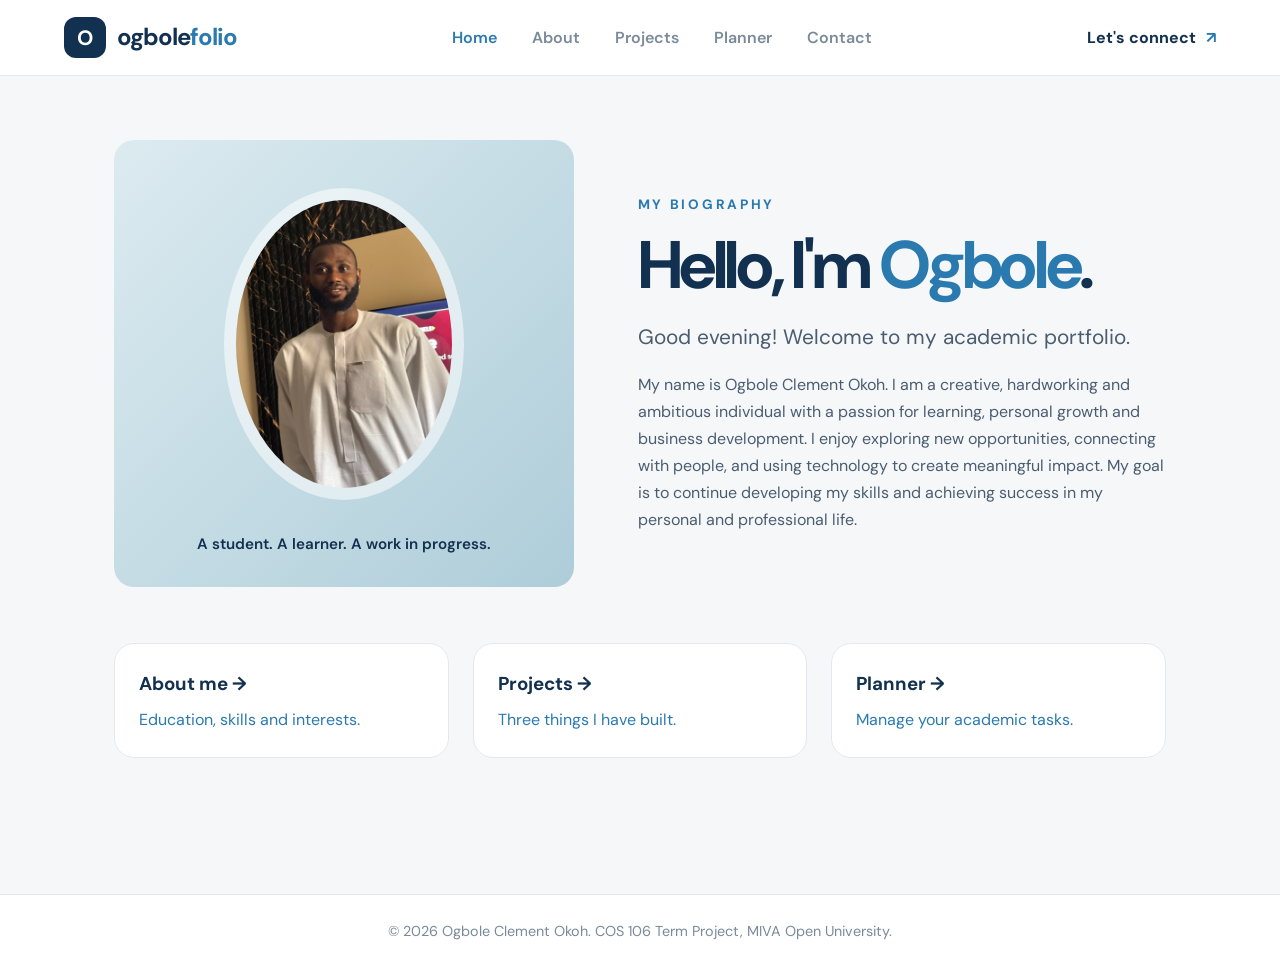
<file: index.html>
<!DOCTYPE html>
<html lang="en">
<head>
  <meta charset="UTF-8">
  <meta name="viewport" content="width=device-width, initial-scale=1.0">
  <title>Home | Ogbole's Portfolio</title>
    <link rel="preconnect" href="https://fonts.googleapis.com">
  <link href="https://fonts.googleapis.com/css2?family=DM+Sans:wght@400;500;700&display=swap" rel="stylesheet">
  <link rel="stylesheet" href="css/style.css">
</head>
<body>
  <header>
    <nav aria-label="Main navigation">
      <a class="logo" href="index.html"><span class="logo-mark" data-text="brand.mark"></span><span><span data-text="brand.first"></span><b data-text="brand.second"></b></span></a>
      <button class="menu-toggle" aria-label="Toggle menu" aria-expanded="false">☰</button>
      <ul id="navLinks"></ul>
      <a class="cta" id="ctaLink" href="contact.html"></a>
    </nav>
  </header>
  <main>
    <section class="split">
      <div class="avatar-card">
        <div class="avatar-ring"><img data-src="student.photo" data-alt="student.photoAlt" src="" alt=""></div>
        <p data-text="student.tagline"></p>
      </div>
      <div>
        <p class="eyebrow">My biography</p>
        <h1>Hello, I'm <span class="accent" data-text="student.firstName"></span>.</h1>
        <p class="lead" id="greeting">Welcome to my academic portfolio.</p>
        <p data-text="student.shortBio"></p>
      </div>
    </section>
    <section class="grid">
      <a class="card" href="about.html"><h3>About me &rarr;</h3><p>Education, skills and interests.</p></a>
      <a class="card" href="projects.html"><h3>Projects &rarr;</h3><p>Three things I have built.</p></a>
      <a class="card" href="planner.html"><h3>Planner &rarr;</h3><p>Manage your academic tasks.</p></a>
    </section>
  </main>
  <footer><p id="footerText"></p></footer>
  <script src="js/data.js"></script>
  <script src="js/render.js"></script>
  <script src="js/main.js"></script>
  <script src="js/nav.js"></script>
</body>
</html>
</file>
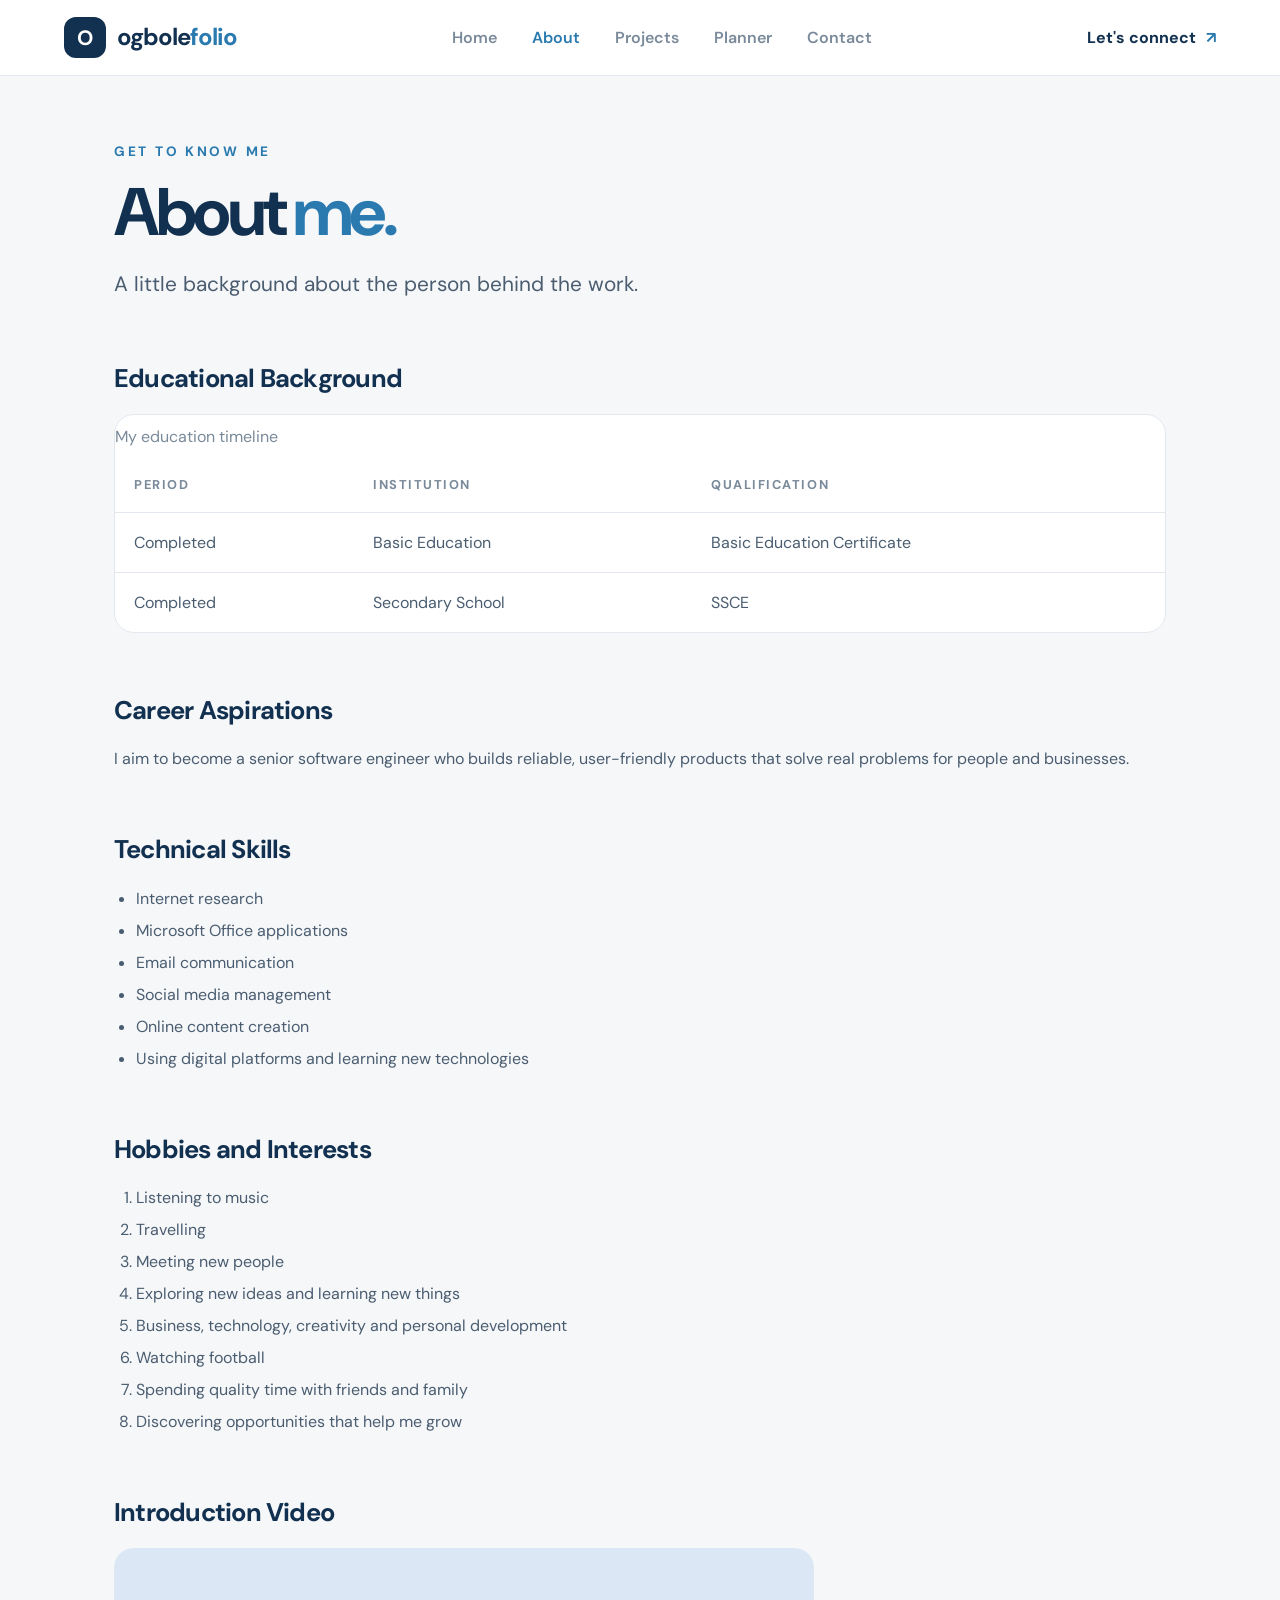
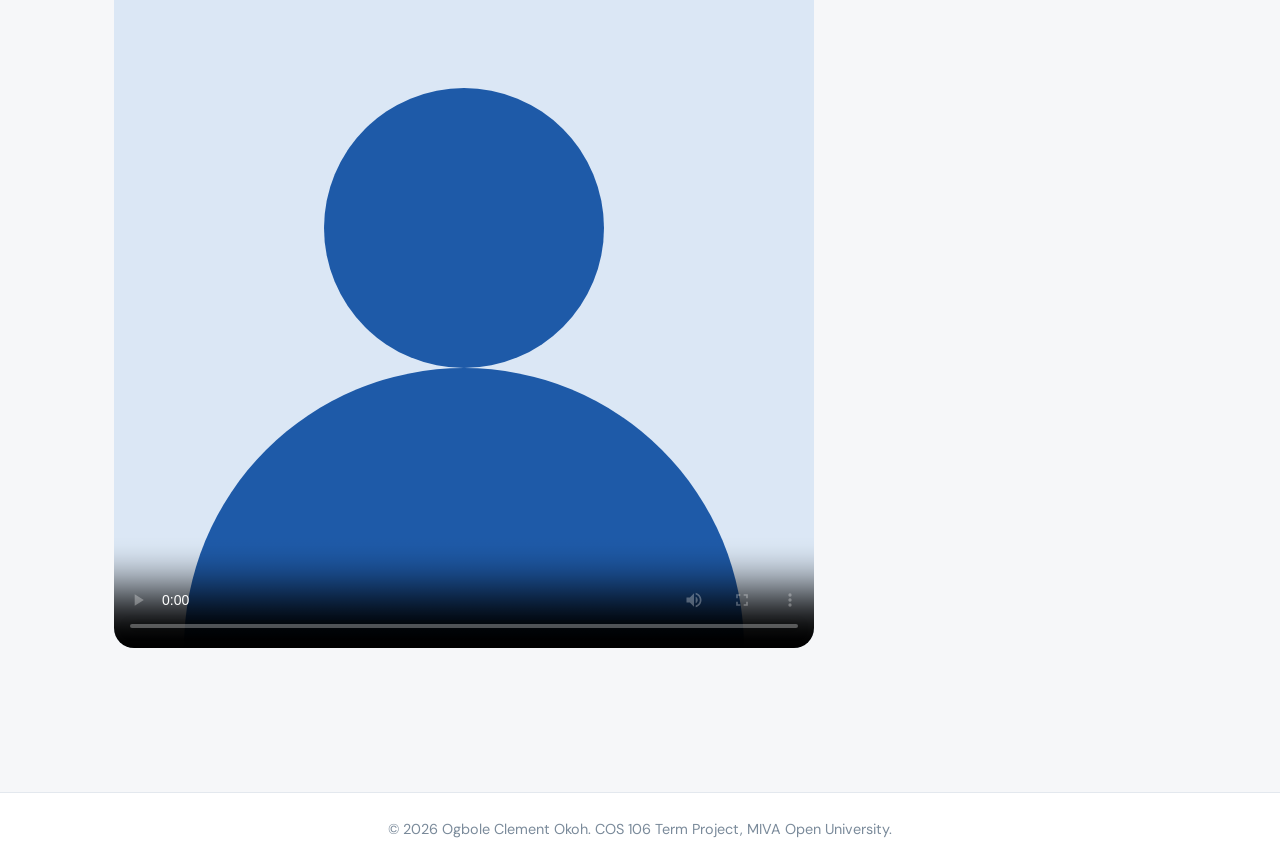
<file: about.html>
<!DOCTYPE html>
<html lang="en">
<head>
  <meta charset="UTF-8">
  <meta name="viewport" content="width=device-width, initial-scale=1.0">
  <title>About Me | Ogbole's Portfolio</title>
    <link rel="preconnect" href="https://fonts.googleapis.com">
  <link href="https://fonts.googleapis.com/css2?family=DM+Sans:wght@400;500;700&display=swap" rel="stylesheet">
  <link rel="stylesheet" href="css/style.css">
</head>
<body>
  <header>
    <nav aria-label="Main navigation">
      <a class="logo" href="index.html"><span class="logo-mark" data-text="brand.mark"></span><span><span data-text="brand.first"></span><b data-text="brand.second"></b></span></a>
      <button class="menu-toggle" aria-label="Toggle menu" aria-expanded="false">☰</button>
      <ul id="navLinks"></ul>
      <a class="cta" id="ctaLink" href="contact.html"></a>
    </nav>
  </header>
  <main>
    <div class="page-head">
      <p class="eyebrow">Get to know me</p>
      <h1>About <span class="accent">me.</span></h1>
      <p class="lead">A little background about the person behind the work.</p>
    </div>
    <section>
      <h2>Educational Background</h2>
      <div class="table-wrap"><table>
        <caption>My education timeline</caption>
        <thead><tr><th>Period</th><th>Institution</th><th>Qualification</th></tr></thead>
        <tbody id="eduBody"></tbody>
      </table></div>
    </section>
    <section>
      <h2>Career Aspirations</h2>
      <p data-text="about.aspirations"></p>
    </section>
    <section>
      <h2>Technical Skills</h2>
      <ul class="list" id="skillsList"></ul>
    </section>
    <section>
      <h2>Hobbies and Interests</h2>
      <ol class="list" id="hobbiesList"></ol>
    </section>
    <section>
      <h2>Introduction Video</h2>
      <video controls id="introVideo">
        <source id="introSource" src="" type="video/mp4">
        Your browser does not support the video tag.
      </video>
    </section>
  </main>
  <footer><p id="footerText"></p></footer>
  <script src="js/data.js"></script>
  <script src="js/render.js"></script>
  <script src="js/nav.js"></script>
</body>
</html>
</file>
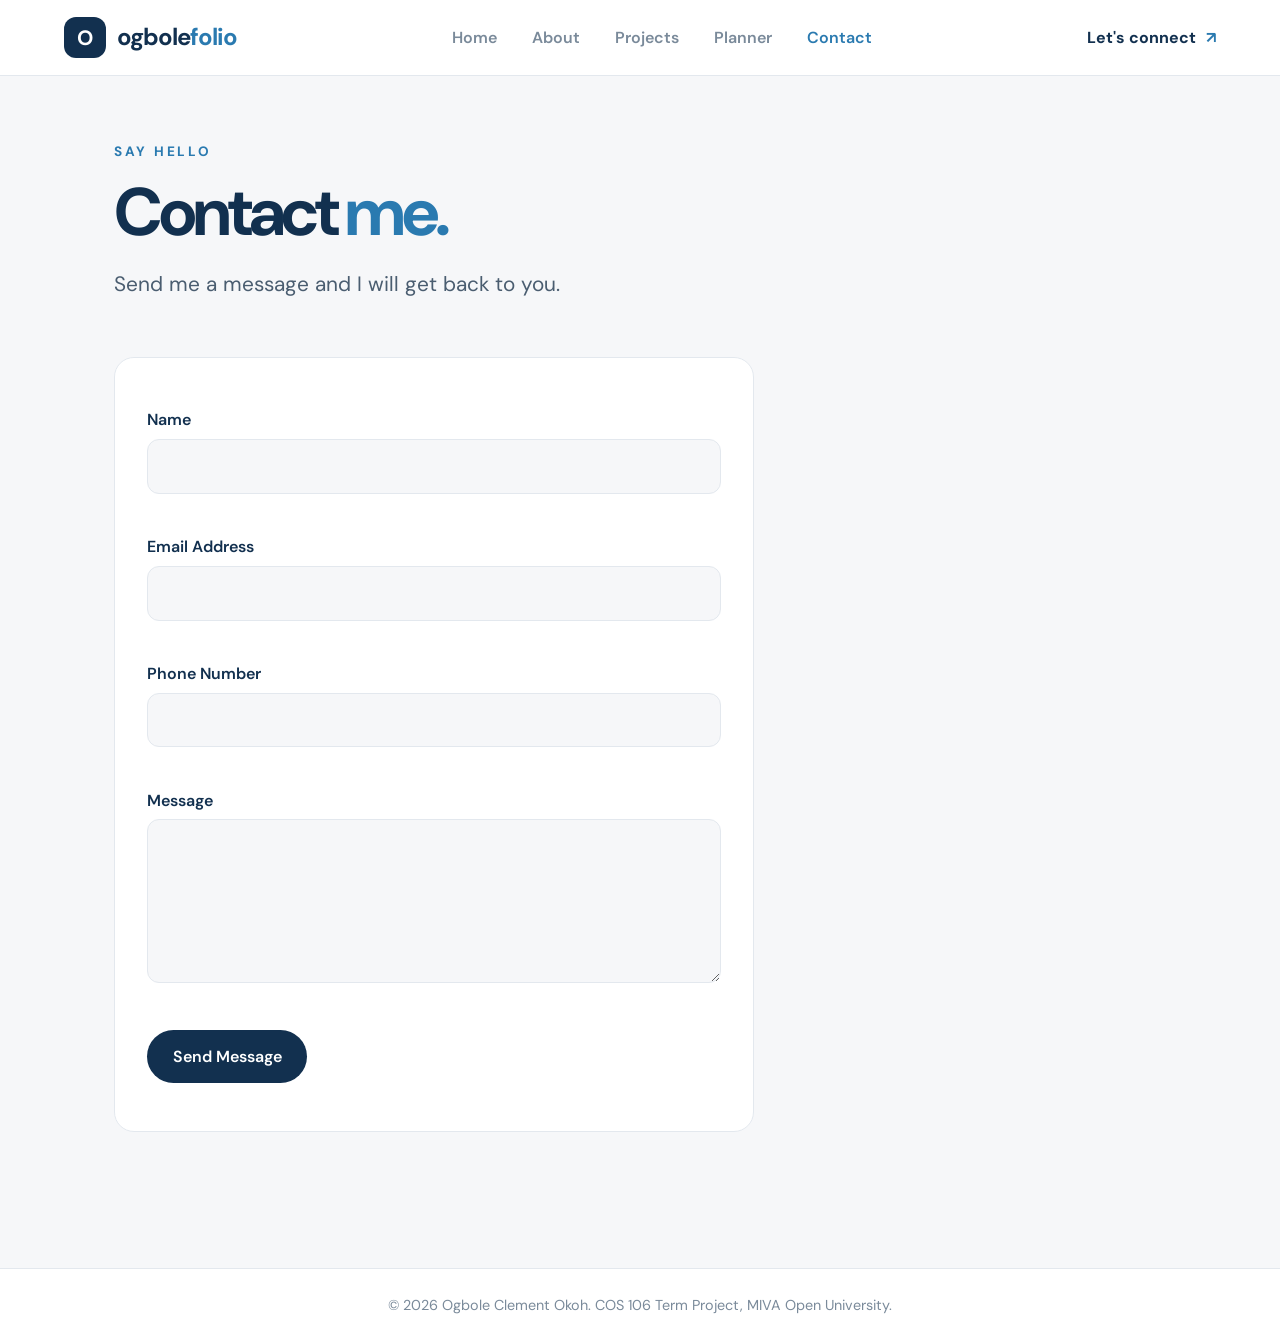
<file: contact.html>
<!DOCTYPE html>
<html lang="en">
<head>
  <meta charset="UTF-8">
  <meta name="viewport" content="width=device-width, initial-scale=1.0">
  <title>Contact | Ogbole's Portfolio</title>
    <link rel="preconnect" href="https://fonts.googleapis.com">
  <link href="https://fonts.googleapis.com/css2?family=DM+Sans:wght@400;500;700&display=swap" rel="stylesheet">
  <link rel="stylesheet" href="css/style.css">
</head>
<body>
  <header>
    <nav aria-label="Main navigation">
      <a class="logo" href="index.html"><span class="logo-mark" data-text="brand.mark"></span><span><span data-text="brand.first"></span><b data-text="brand.second"></b></span></a>
      <button class="menu-toggle" aria-label="Toggle menu" aria-expanded="false">☰</button>
      <ul id="navLinks"></ul>
      <a class="cta" id="ctaLink" href="contact.html"></a>
    </nav>
  </header>
  <main>
    <div class="page-head">
      <p class="eyebrow">Say hello</p>
      <h1>Contact <span class="accent">me.</span></h1>
      <p class="lead">Send me a message and I will get back to you.</p>
    </div>
    <section>
      <form id="contactForm" novalidate>
        <label for="name">Name</label>
        <input type="text" id="name" name="name"><p class="error" id="nameError"></p>
        <label for="email">Email Address</label>
        <input type="email" id="email" name="email"><p class="error" id="emailError"></p>
        <label for="phone">Phone Number</label>
        <input type="tel" id="phone" name="phone"><p class="error" id="phoneError"></p>
        <label for="message">Message</label>
        <textarea id="message" name="message" rows="5"></textarea><p class="error" id="messageError"></p>
        <button class="btn" type="submit">Send Message</button>
        <p id="formStatus" role="status"></p>
      </form>
    </section>
  </main>
  <footer><p id="footerText"></p></footer>
  <script src="js/data.js"></script>
  <script src="js/render.js"></script>
  <script src="js/contact.js"></script>
  <script src="js/nav.js"></script>
</body>
</html>
</file>
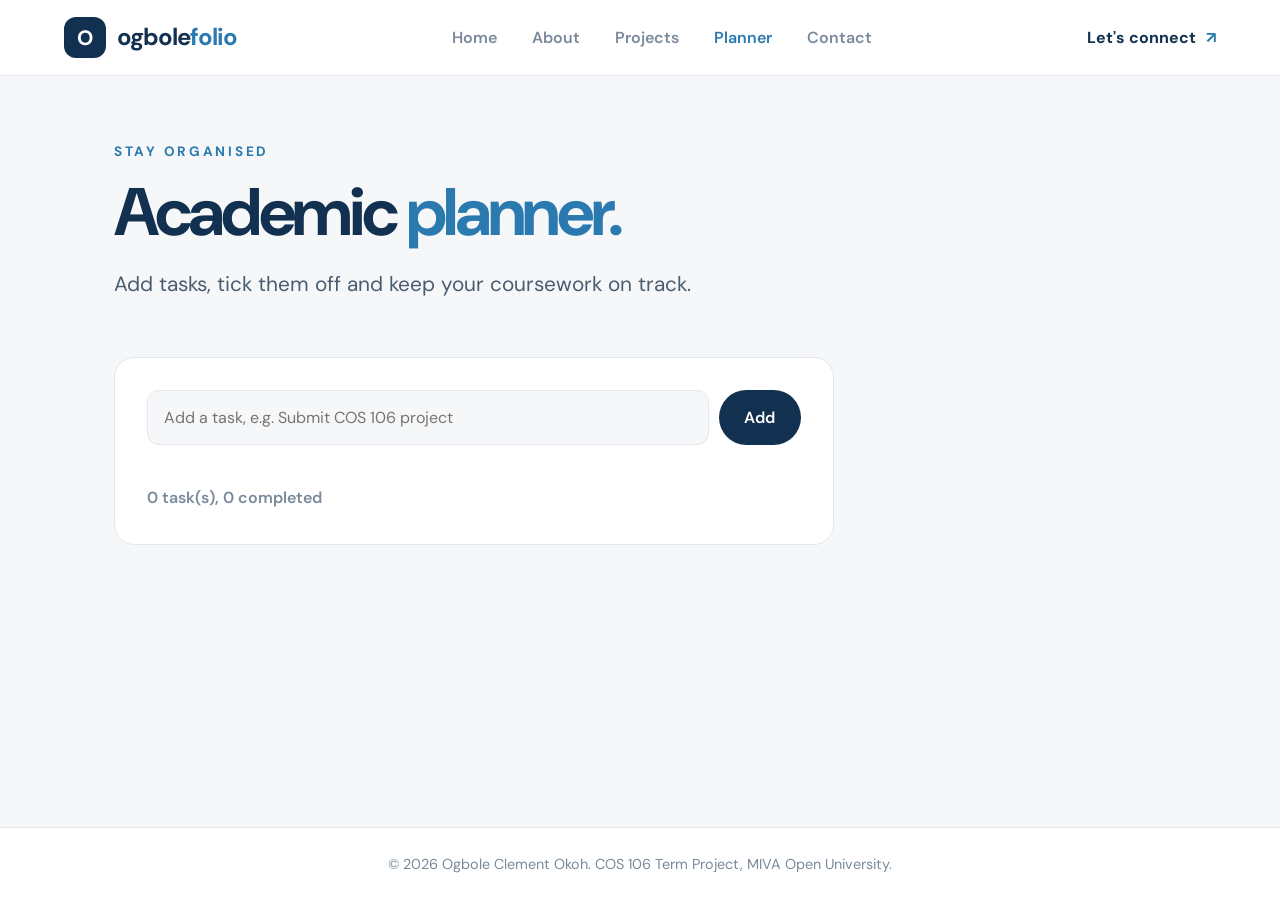
<file: planner.html>
<!DOCTYPE html>
<html lang="en">
<head>
  <meta charset="UTF-8">
  <meta name="viewport" content="width=device-width, initial-scale=1.0">
  <title>Academic Planner | Ogbole's Portfolio</title>
    <link rel="preconnect" href="https://fonts.googleapis.com">
  <link href="https://fonts.googleapis.com/css2?family=DM+Sans:wght@400;500;700&display=swap" rel="stylesheet">
  <link rel="stylesheet" href="css/style.css">
</head>
<body>
  <header>
    <nav aria-label="Main navigation">
      <a class="logo" href="index.html"><span class="logo-mark" data-text="brand.mark"></span><span><span data-text="brand.first"></span><b data-text="brand.second"></b></span></a>
      <button class="menu-toggle" aria-label="Toggle menu" aria-expanded="false">☰</button>
      <ul id="navLinks"></ul>
      <a class="cta" id="ctaLink" href="contact.html"></a>
    </nav>
  </header>
  <main>
    <div class="page-head">
      <p class="eyebrow">Stay organised</p>
      <h1>Academic <span class="accent">planner.</span></h1>
      <p class="lead">Add tasks, tick them off and keep your coursework on track.</p>
    </div>
    <section>
      <div class="planner-box">
        <form class="task-form" id="taskForm">
          <input type="text" id="taskInput" placeholder="Add a task, e.g. Submit COS 106 project" aria-label="New task">
          <button class="btn" type="submit">Add</button>
        </form>
        <p class="error" id="taskError"></p>
        <ul id="taskList"></ul>
        <p id="taskCount"></p>
      </div>
    </section>
  </main>
  <footer><p id="footerText"></p></footer>
  <script src="js/data.js"></script>
  <script src="js/render.js"></script>
  <script src="js/planner.js"></script>
  <script src="js/nav.js"></script>
</body>
</html>
</file>
<file: css/style.css>
:root {
  --ink: #12304f;
  --accent: #2a7ab0;
  --accent-dark: #1f6190;
  --text: #4a5d70;
  --muted: #7a8a9a;
  --bg: #f6f7f9;
  --surface: #fff;
  --border: #e3e8ee;
  --ok: #16a34a;
  --err: #dc2626;
  --radius: 20px;
}
* {
  box-sizing: border-box;
  margin: 0;
  padding: 0;
}
html {
  scroll-behavior: smooth;
}
body {
  min-height: 100vh;
  display: flex;
  flex-direction: column;
  font-family: "DM Sans", "Segoe UI", system-ui, Arial, sans-serif;
  color: var(--text);
  background: var(--bg);
  line-height: 1.7;
}
main {
  flex: 1;
  width: 100%;
  max-width: 1100px;
  margin: 0 auto;
  padding: 4rem 1.5rem 5rem;
}
a {
  color: var(--accent);
}
img,
video {
  max-width: 100%;
}

header {
  position: sticky;
  top: 0;
  z-index: 20;
  background: #fff;
  border-bottom: 1px solid var(--border);
}
nav {
  display: flex;
  align-items: center;
  justify-content: space-between;
  gap: 1rem;
  max-width: 1200px;
  margin: 0 auto;
  padding: 1rem 1.5rem;
  position: relative;
}
.logo {
  display: flex;
  align-items: center;
  gap: 0.7rem;
  font-weight: 700;
  font-size: 1.5rem;
  letter-spacing: -0.04em;
  color: var(--ink);
  text-decoration: none;
}
.logo span:last-child {
  color: var(--ink);
}
.logo b {
  color: var(--accent);
}
.logo-mark {
  display: grid;
  place-items: center;
  width: 2.6rem;
  height: 2.6rem;
  border-radius: 12px;
  background: var(--ink);
  color: #fff;
  font-size: 1.3rem;
}
nav ul {
  display: flex;
  gap: 0.4rem;
  list-style: none;
}
nav ul a {
  display: block;
  color: var(--muted);
  text-decoration: none;
  font-weight: 600;
  padding: 0.5rem 0.9rem;
  transition: color 0.25s;
}
nav ul a:hover,
nav ul a.active {
  color: var(--accent);
}
.cta {
  color: var(--ink);
  font-weight: 700;
  text-decoration: none;
  white-space: nowrap;
}
.cta span {
  color: var(--accent);
  margin-left: 0.4rem;
  transition: transform 0.25s;
  display: inline-block;
}
.cta:hover span {
  transform: translate(3px, -3px);
}
.menu-toggle {
  display: none;
  background: none;
  border: 1px solid var(--border);
  border-radius: 10px;
  font-size: 1.4rem;
  line-height: 1;
  padding: 0.35rem 0.7rem;
  cursor: pointer;
  color: var(--ink);
}

.eyebrow {
  font-size: 0.85rem;
  font-weight: 700;
  letter-spacing: 0.2em;
  text-transform: uppercase;
  color: var(--accent);
  margin-bottom: 0.8rem;
}
h1 {
  font-size: clamp(2.4rem, 7vw, 4.2rem);
  line-height: 1.1;
  letter-spacing: -0.05em;
  color: var(--ink);
  margin-bottom: 1rem;
}
h2 {
  font-size: 1.6rem;
  letter-spacing: -0.03em;
  color: var(--ink);
  margin-bottom: 0.8rem;
}
h3 {
  color: var(--ink);
  margin-bottom: 0.4rem;
}
.accent {
  color: var(--accent);
}
.lead {
  font-size: 1.3rem;
  color: var(--text);
  margin-bottom: 1rem;
}
.page-head {
  margin-bottom: 3.5rem;
}
section {
  margin-bottom: 3.5rem;
  animation: fadeUp 0.7s ease both;
}
@keyframes fadeUp {
  from {
    opacity: 0;
    transform: translateY(20px);
  }
  to {
    opacity: 1;
    transform: none;
  }
}

.split {
  display: grid;
  grid-template-columns: 1fr 1.15fr;
  gap: 4rem;
  align-items: center;
}
.avatar-card {
  display: flex;
  flex-direction: column;
  align-items: center;
  justify-content: space-between;
  gap: 2rem;
  min-height: 420px;
  padding: 3rem 2rem 1.8rem;
  border-radius: var(--radius);
  background: linear-gradient(135deg, #dcebf0, #aecdd9);
}
.avatar-ring {
  width: min(240px, 70%);
  aspect-ratio: 1;
  border-radius: 50%;
  padding: 12px;
  background: rgba(255, 255, 255, 0.55);
  margin: auto 0;
}
.avatar-ring img {
  width: 100%;
  height: 100%;
  border-radius: 50%;
  object-fit: cover;
  background: #eaf6f8;
  display: block;
}
.avatar-card p {
  font-weight: 600;
  font-size: 0.95rem;
  color: var(--ink);
}

.btn {
  display: inline-block;
  background: var(--ink);
  color: #fff;
  border: none;
  padding: 0.8rem 1.6rem;
  border-radius: 999px;
  font: inherit;
  font-weight: 600;
  text-decoration: none;
  cursor: pointer;
  transition:
    transform 0.2s,
    background 0.25s;
}
.btn:hover {
  background: var(--accent);
  transform: translateY(-2px);
}

.grid {
  display: grid;
  grid-template-columns: repeat(auto-fit, minmax(280px, 1fr));
  gap: 1.5rem;
}
.card {
  background: var(--surface);
  border: 1px solid var(--border);
  border-radius: var(--radius);
  overflow: hidden;
  transition:
    transform 0.3s,
    box-shadow 0.3s;
}
.card:hover {
  transform: translateY(-6px);
  box-shadow: 0 18px 40px rgba(18, 48, 79, 0.1);
}
.card img {
  width: 100%;
  display: block;
}
.card div,
.card.pad {
  padding: 1.5rem;
}
.card p {
  margin-bottom: 1rem;
}
a.card {
  text-decoration: none;
  display: block;
  padding: 1.5rem;
}
a.card p {
  margin: 0;
}
.list {
  padding-left: 1.4rem;
}
.list li {
  margin-bottom: 0.3rem;
}

.table-wrap {
  overflow-x: auto;
  border-radius: var(--radius);
  border: 1px solid var(--border);
  background: #fff;
}
table {
  width: 100%;
  border-collapse: collapse;
  min-width: 480px;
}
caption {
  text-align: left;
  color: var(--muted);
  padding: 0.5rem 0;
}
th,
td {
  padding: 1rem 1.2rem;
  text-align: left;
  border-bottom: 1px solid var(--border);
}
th {
  color: var(--muted);
  font-size: 0.8rem;
  letter-spacing: 0.12em;
  text-transform: uppercase;
}
tr:last-child td {
  border-bottom: none;
}
video {
  width: 100%;
  max-width: 700px;
  border-radius: var(--radius);
}

form,
.planner-box {
  background: var(--surface);
  border: 1px solid var(--border);
  padding: 2rem;
  border-radius: var(--radius);
  max-width: 640px;
}
label {
  display: block;
  font-weight: 600;
  color: var(--ink);
  margin: 1rem 0 0.35rem;
}
input,
textarea {
  width: 100%;
  padding: 0.8rem 1rem;
  border: 1.5px solid var(--border);
  border-radius: 12px;
  font: inherit;
  color: var(--ink);
  background: var(--bg);
  transition:
    border-color 0.25s,
    box-shadow 0.25s;
}
input:focus,
textarea:focus {
  outline: none;
  border-color: var(--accent);
  background: #fff;
  box-shadow: 0 0 0 4px rgba(42, 122, 176, 0.12);
}
.error {
  color: var(--err);
  font-size: 0.85rem;
  min-height: 1.2rem;
  margin-top: 0.25rem;
}
.invalid {
  border-color: var(--err);
}
form .btn {
  margin-top: 1rem;
}
#formStatus {
  margin-top: 1rem;
  color: var(--ok);
  font-weight: 600;
}

.planner-box {
  max-width: 720px;
}
.task-form {
  display: flex;
  gap: 0.6rem;
  padding: 0;
  border: none;
  max-width: none;
  background: none;
}
.task-form .btn {
  margin-top: 0;
  white-space: nowrap;
}
#taskList {
  list-style: none;
  margin-top: 0.5rem;
}
#taskList li {
  display: flex;
  align-items: center;
  gap: 0.8rem;
  padding: 0.9rem 0.3rem;
  border-bottom: 1px solid var(--border);
  animation: fadeUp 0.35s;
}
#taskList li span {
  flex: 1;
  word-break: break-word;
}
#taskList li.done span {
  text-decoration: line-through;
  color: var(--muted);
}
#taskList input {
  width: auto;
  accent-color: var(--accent);
  transform: scale(1.2);
}
.del {
  background: #fee2e2;
  color: var(--err);
  border: none;
  padding: 0.4rem 0.9rem;
  border-radius: 999px;
  font-weight: 600;
  cursor: pointer;
  transition: background 0.2s;
}
.del:hover {
  background: var(--err);
  color: #fff;
}
#taskCount {
  margin-top: 1rem;
  color: var(--muted);
  font-weight: 600;
}

footer {
  background: #fff;
  border-top: 1px solid var(--border);
  color: var(--muted);
  text-align: center;
  padding: 1.5rem;
  font-size: 0.9rem;
}

@media (max-width: 900px) {
  .split {
    grid-template-columns: 1fr;
    gap: 2.5rem;
  }
  .avatar-card {
    min-height: 320px;
  }
  .cta {
    display: none;
  }
}
@media (max-width: 768px) {
  .menu-toggle {
    display: block;
  }
  nav ul {
    display: none;
    position: absolute;
    top: 100%;
    left: 0;
    right: 0;
    flex-direction: column;
    padding: 0.5rem 1.5rem 1rem;
    background: #fff;
    border-bottom: 1px solid var(--border);
  }
  nav ul.open {
    display: flex;
  }
  main {
    padding: 2.5rem 1.25rem 3.5rem;
  }
  .page-head {
    margin-bottom: 2.5rem;
  }
}
@media (max-width: 480px) {
  .task-form {
    flex-direction: column;
  }
  form,
  .planner-box {
    padding: 1.25rem;
  }
  #taskList li {
    flex-wrap: wrap;
  }
}
</file>
